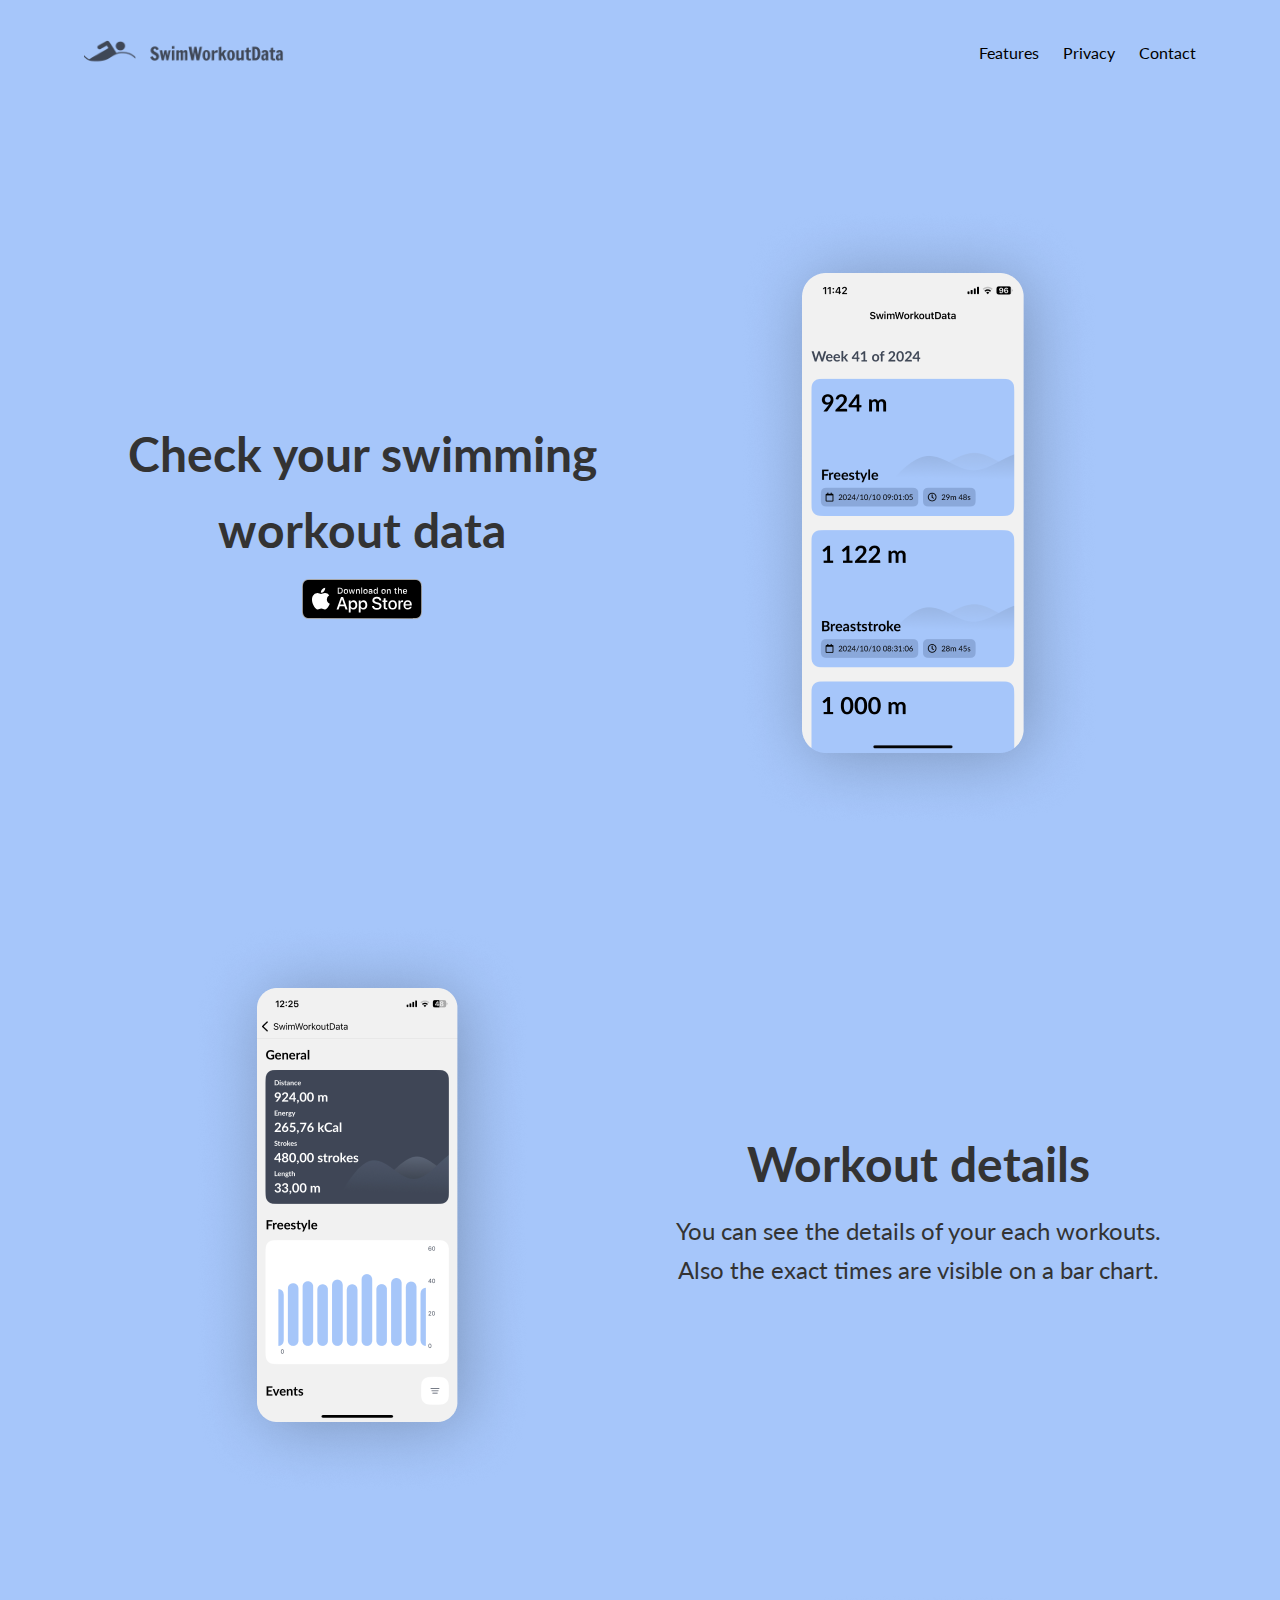
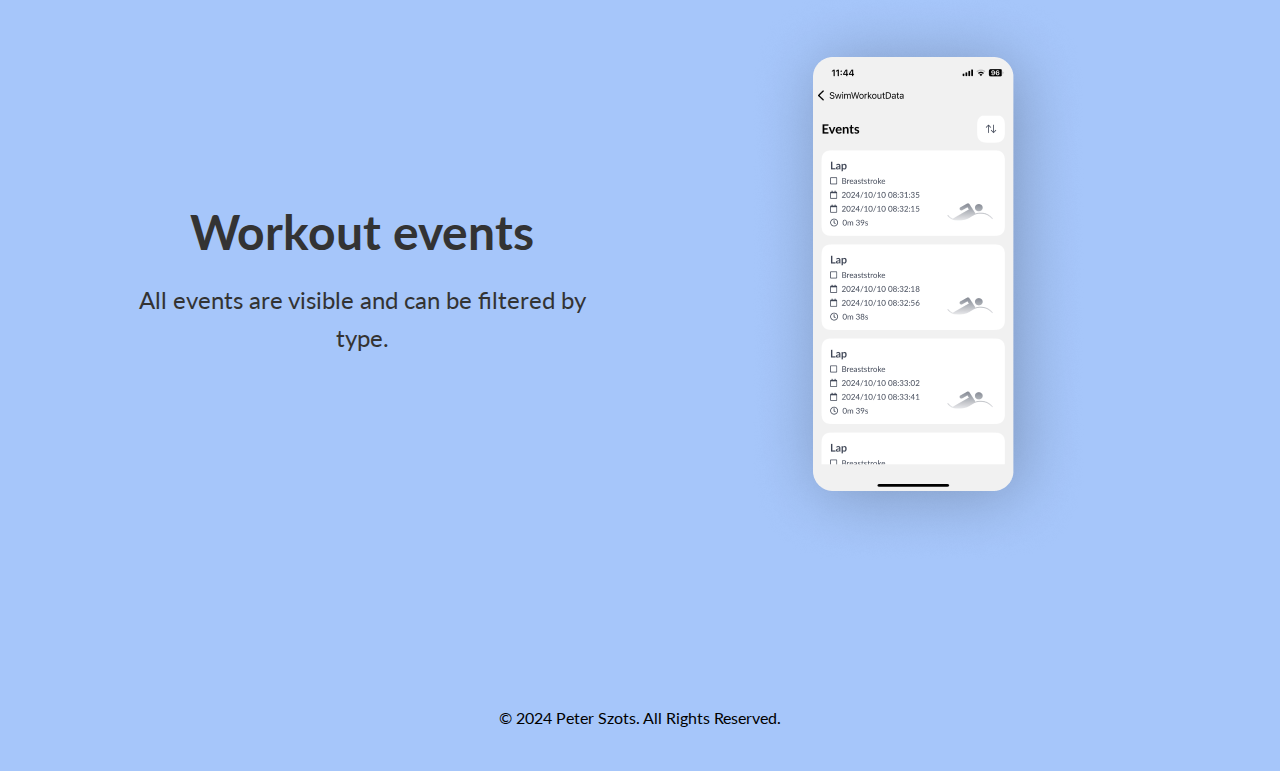
<file: index.html>
<!DOCTYPE html>
<html lang="en">
<head>
    <meta name="robots" content="noindex, nofollow">
    <meta charset="UTF-8">
    <meta name="viewport" content="width=device-width, initial-scale=1.0">
    <meta http-equiv="X-UA-Compatible" content="IE=edge">
    <title>SwimWorkoutData</title>
    <link href="https://fonts.googleapis.com/css2?family=Lato:wght@400;700&display=swap" rel="stylesheet">
    <link rel="stylesheet" href="styles.css">
</head>
<body>
    <!-- Header Section -->
    <header class="header">
        <div class="container">
            <a href="index.html"><img width="200" src="assets/logo.png"></a>
            <nav class="nav">
                <ul>
                    <li><a href="#features">Features</a></li>
                    <li><a href="privacy.html">Privacy</a></li>
                    <li><a href="contact.html">Contact</a></li>
                </ul>
            </nav>
        </div>
    </header>

    <!-- Hero Section -->
    <!--<section class="hero">
        <div class="container">
            <h2>Welcome to Our Website</h2>
            <p>Build your online presence with ease and style.</p>
            <a href="#" class="btn">Get Started</a>
        </div>
    </section> -->

    <!-- Features Section -->
    <section id="features" class="features">
        <div class="container">
            <div class="feature-grid">
                <div class="feature-box">
                    <h2>Check your swimming workout data</h2>
                    <a href="https://apps.apple.com/app/id6736835438"><img src="assets/app_store_logo.svg"></a>
                </div>
                <div class="feature-box">
                    <img src="assets/screenshot_1.png">
                </div>
            </div>
        </div>

        <div class="container">
            <div class="feature-grid">
                <div class="feature-box">
                    <img src="assets/screenshot_2.png">
                </div>
                <div class="feature-box">
                    <h2>Workout details</h2>
                    <h4>You can see the details of your each workouts. Also the exact times are visible on a bar chart.</h4>
                </div>
            </div>
        </div>

        <div class="container">
            <div class="feature-grid">
                <div class="feature-box">
                    <h2>Workout events</h2>
                    <h4>All events are visible and can be filtered by type.</h4>
                </div>
                <div class="feature-box">
                    <img src="assets/screenshot_3.png">
                </div>
            </div>
        </div>
    </section>

    <!-- Footer Section -->
    <footer class="footer">
        <div class="container">
            <p>&copy; 2024 Peter Szots. All Rights Reserved.</p>
        </div>
    </footer>
</body>
</html>
</file>
<file: styles.css>
/* General Reset and Basic Styling */
* {
    margin: 0;
    padding: 0;
    box-sizing: border-box;
}

body {
    font-family: 'Lato', sans-serif;
    line-height: 1.6;
    color: #333;
    background-color: #A6C6FA;
}

.container {
    width: 90%;
    max-width: 1200px;
    margin: 0 auto;
    padding: 20px;
}

/* Header Styling */
.header {
    /*background-color: #333;*/
    color: #000;
    padding: 20px 0;
}

.header .logo {
    font-size: 24px;
    font-weight: bold;
    display: inline-block;
}

.header .nav {
    float: right;
}

.header .nav ul {
    list-style: none;
}

.header .nav ul li {
    display: inline;
    margin-left: 20px;
}

.header .nav ul li a {
    color: #000;
    text-decoration: none;
}

/* Hero Section */
.hero {
    background: url('hero-bg.jpg') no-repeat center center/cover;
    color: #000;
    text-align: center;
    padding: 100px 0;
}

.hero h2 {
    font-size: 48px;
    margin-bottom: 10px;
}

.hero p {
    font-size: 20px;
    margin-bottom: 20px;
}

.hero .btn {
    display: inline-block;
    padding: 10px 30px;
    background-color: #f04;
    color: #fff;
    text-decoration: none;
    border-radius: 5px;
}

/* Features Section */
.features {
    padding: 50px 0;
    text-align: center;
}

.features h3 {
    font-size: 36px;
    margin-bottom: 40px;
}

.feature-grid {
    display: flex;
    align-items: center; 
    justify-content: space-between;
}

.feature-box {
    flex: 1;
    margin: 0 10px;
    padding: 20px;
    border-radius: 5px;
}

.feature-box h4 {
    font-size: 24px;
    font-weight: 400;
    margin-bottom: 10px;
}

.feature-box h2 {
    font-size: 48px;
    margin-bottom: 10px;
}

.feature-box p {
    font-size: 16px;
}

/* Footer Section */
.footer {
    /*background-color: #333;*/
    color: #000;
    text-align: center;
    padding: 20px 0;
}

/* Responsive Design */
@media (max-width: 768px) {
    .header .nav {
        float: none;
        text-align: center;
    }

    .header .nav ul li {
        display: block;
        margin: 10px 0;
    }

    .feature-grid {
        flex-direction: column;
    }

    .feature-box {
        margin-bottom: 20px;
    }

    .hero h2 {
        font-size: 32px;
    }

    .hero p {
        font-size: 18px;
    }
}

@media (max-width: 480px) {
    .hero h2 {
        font-size: 28px;
    }

    .hero p {
        font-size: 16px;
    }

    .hero .btn {
        padding: 8px 20px;
    }
}

.hero .content {
    text-align: left;
}

.hero .content strong {
    font-size: 28px;
}

.hero .content ul li {
    margin-left: 20px;
    font-size: 20px;
}
</file>
